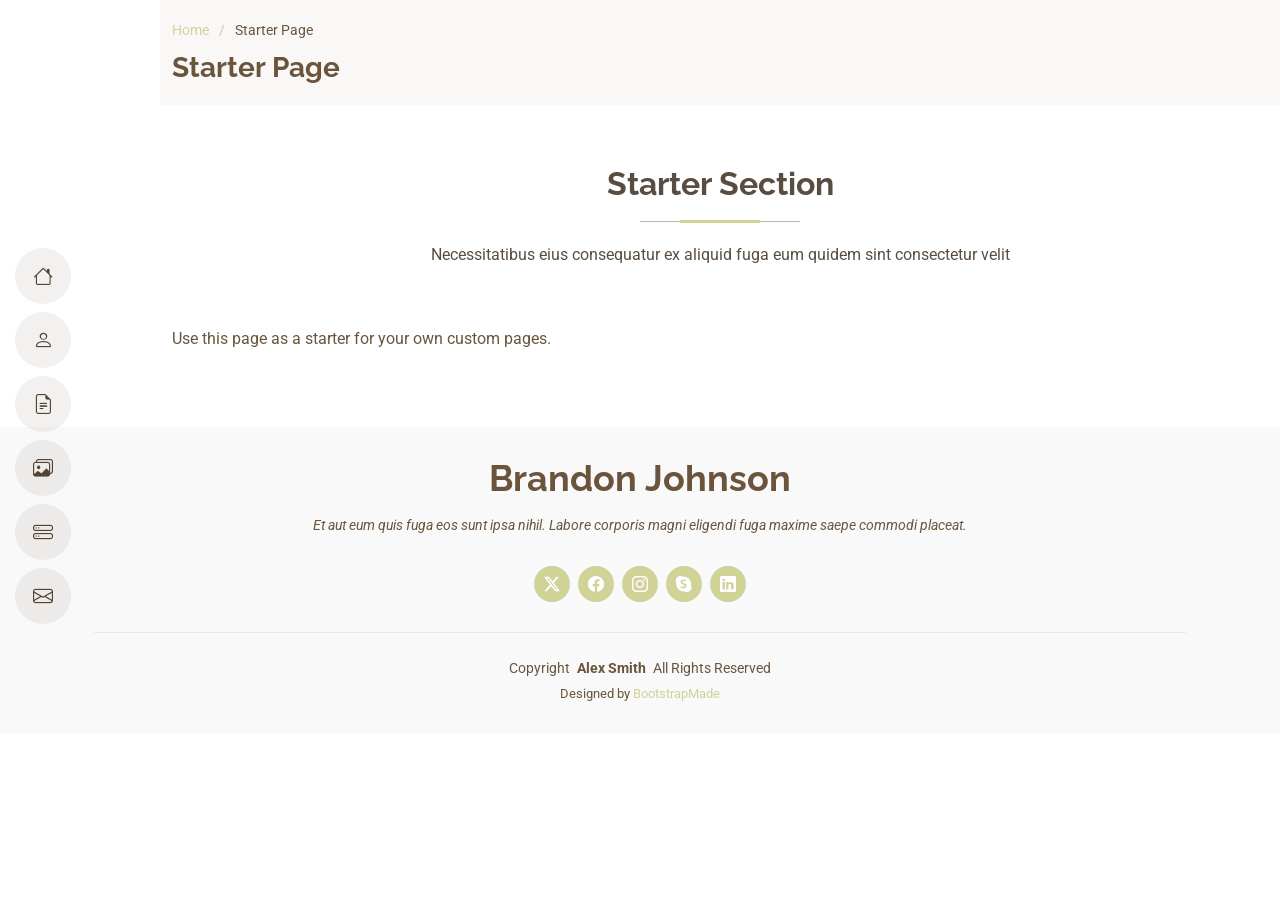
<file: starter-page.html>
<!DOCTYPE html>
<html lang="en">

<head>
  <meta charset="utf-8">
  <meta content="width=device-width, initial-scale=1.0" name="viewport">
  <title>Starter Page - MyResume Bootstrap Template</title>
  <meta content="" name="description">
  <meta content="" name="keywords">

  <!-- Favicons -->
  <link href="assets/img/favicon.png" rel="icon">
  <link href="assets/img/apple-touch-icon.png" rel="apple-touch-icon">

  <!-- Fonts -->
  <link href="https://fonts.googleapis.com" rel="preconnect">
  <link href="https://fonts.gstatic.com" rel="preconnect" crossorigin>
  <link href="https://fonts.googleapis.com/css2?family=Roboto:ital,wght@0,100;0,300;0,400;0,500;0,700;0,900;1,100;1,300;1,400;1,500;1,700;1,900&family=Poppins:ital,wght@0,100;0,200;0,300;0,400;0,500;0,600;0,700;0,800;0,900;1,100;1,200;1,300;1,400;1,500;1,600;1,700;1,800;1,900&family=Raleway:ital,wght@0,100;0,200;0,300;0,400;0,500;0,600;0,700;0,800;0,900;1,100;1,200;1,300;1,400;1,500;1,600;1,700;1,800;1,900&display=swap" rel="stylesheet">

  <!-- Vendor CSS Files -->
  <link href="assets/vendor/bootstrap/css/bootstrap.min.css" rel="stylesheet">
  <link href="assets/vendor/bootstrap-icons/bootstrap-icons.css" rel="stylesheet">
  <link href="assets/vendor/aos/aos.css" rel="stylesheet">
  <link href="assets/vendor/glightbox/css/glightbox.min.css" rel="stylesheet">
  <link href="assets/vendor/swiper/swiper-bundle.min.css" rel="stylesheet">

  <!-- Main CSS File -->
  <link href="assets/css/main.css" rel="stylesheet">

  <!-- =======================================================
  * Template Name: MyResume
  * Template URL: https://bootstrapmade.com/free-html-bootstrap-template-my-resume/
  * Updated: Jun 29 2024 with Bootstrap v5.3.3
  * Author: BootstrapMade.com
  * License: https://bootstrapmade.com/license/
  ======================================================== -->
</head>

<body class="starter-page-page">

  <header id="header" class="header d-flex flex-column justify-content-center">

    <i class="header-toggle d-xl-none bi bi-list"></i>

    <nav id="navmenu" class="navmenu">
      <ul>
        <li><a href="#hero"><i class="bi bi-house navicon"></i><span>Home</span></a></li>
        <li><a href="#about"><i class="bi bi-person navicon"></i><span>About</span></a></li>
        <li><a href="#resume"><i class="bi bi-file-earmark-text navicon"></i><span>Resume</span></a></li>
        <li><a href="#portfolio"><i class="bi bi-images navicon"></i><span>Portfolio</span></a></li>
        <li><a href="#services"><i class="bi bi-hdd-stack navicon"></i><span>Services</span></a></li>
        <li><a href="#contact"><i class="bi bi-envelope navicon"></i><span>Contact</span></a></li>
      </ul>
    </nav>

  </header>

  <main class="main">

    <!-- Page Title -->
    <div class="page-title" data-aos="fade">
      <div class="container">
        <nav class="breadcrumbs">
          <ol>
            <li><a href="index.html">Home</a></li>
            <li class="current">Starter Page</li>
          </ol>
        </nav>
        <h1>Starter Page</h1>
      </div>
    </div><!-- End Page Title -->

    <!-- Starter Section Section -->
    <section id="starter-section" class="starter-section section">

      <!-- Section Title -->
      <div class="container section-title" data-aos="fade-up">
        <h2>Starter Section</h2>
        <p>Necessitatibus eius consequatur ex aliquid fuga eum quidem sint consectetur velit</p>
      </div><!-- End Section Title -->

      <div class="container" data-aos="fade-up">
        <p>Use this page as a starter for your own custom pages.</p>
      </div>

    </section><!-- /Starter Section Section -->

  </main>

  <footer id="footer" class="footer position-relative light-background">
    <div class="container">
      <h3 class="sitename">Brandon Johnson</h3>
      <p>Et aut eum quis fuga eos sunt ipsa nihil. Labore corporis magni eligendi fuga maxime saepe commodi placeat.</p>
      <div class="social-links d-flex justify-content-center">
        <a href=""><i class="bi bi-twitter-x"></i></a>
        <a href=""><i class="bi bi-facebook"></i></a>
        <a href=""><i class="bi bi-instagram"></i></a>
        <a href=""><i class="bi bi-skype"></i></a>
        <a href=""><i class="bi bi-linkedin"></i></a>
      </div>
      <div class="container">
        <div class="copyright">
          <span>Copyright</span> <strong class="px-1 sitename">Alex Smith</strong> <span>All Rights Reserved</span>
        </div>
        <div class="credits">
          <!-- All the links in the footer should remain intact. -->
          <!-- You can delete the links only if you've purchased the pro version. -->
          <!-- Licensing information: https://bootstrapmade.com/license/ -->
          <!-- Purchase the pro version with working PHP/AJAX contact form: [buy-url] -->
          Designed by <a href="https://bootstrapmade.com/">BootstrapMade</a>
        </div>
      </div>
    </div>
  </footer>

  <!-- Scroll Top -->
  <a href="#" id="scroll-top" class="scroll-top d-flex align-items-center justify-content-center"><i class="bi bi-arrow-up-short"></i></a>

  <!-- Preloader -->
  <div id="preloader"></div>

  <!-- Vendor JS Files -->
  <script src="assets/vendor/bootstrap/js/bootstrap.bundle.min.js"></script>
  <script src="assets/vendor/php-email-form/validate.js"></script>
  <script src="assets/vendor/aos/aos.js"></script>
  <script src="assets/vendor/typed.js/typed.umd.js"></script>
  <script src="assets/vendor/purecounter/purecounter_vanilla.js"></script>
  <script src="assets/vendor/waypoints/noframework.waypoints.js"></script>
  <script src="assets/vendor/glightbox/js/glightbox.min.js"></script>
  <script src="assets/vendor/imagesloaded/imagesloaded.pkgd.min.js"></script>
  <script src="assets/vendor/isotope-layout/isotope.pkgd.min.js"></script>
  <script src="assets/vendor/swiper/swiper-bundle.min.js"></script>

  <!-- Main JS File -->
  <script src="assets/js/main.js"></script>

</body>

</html>
</file>
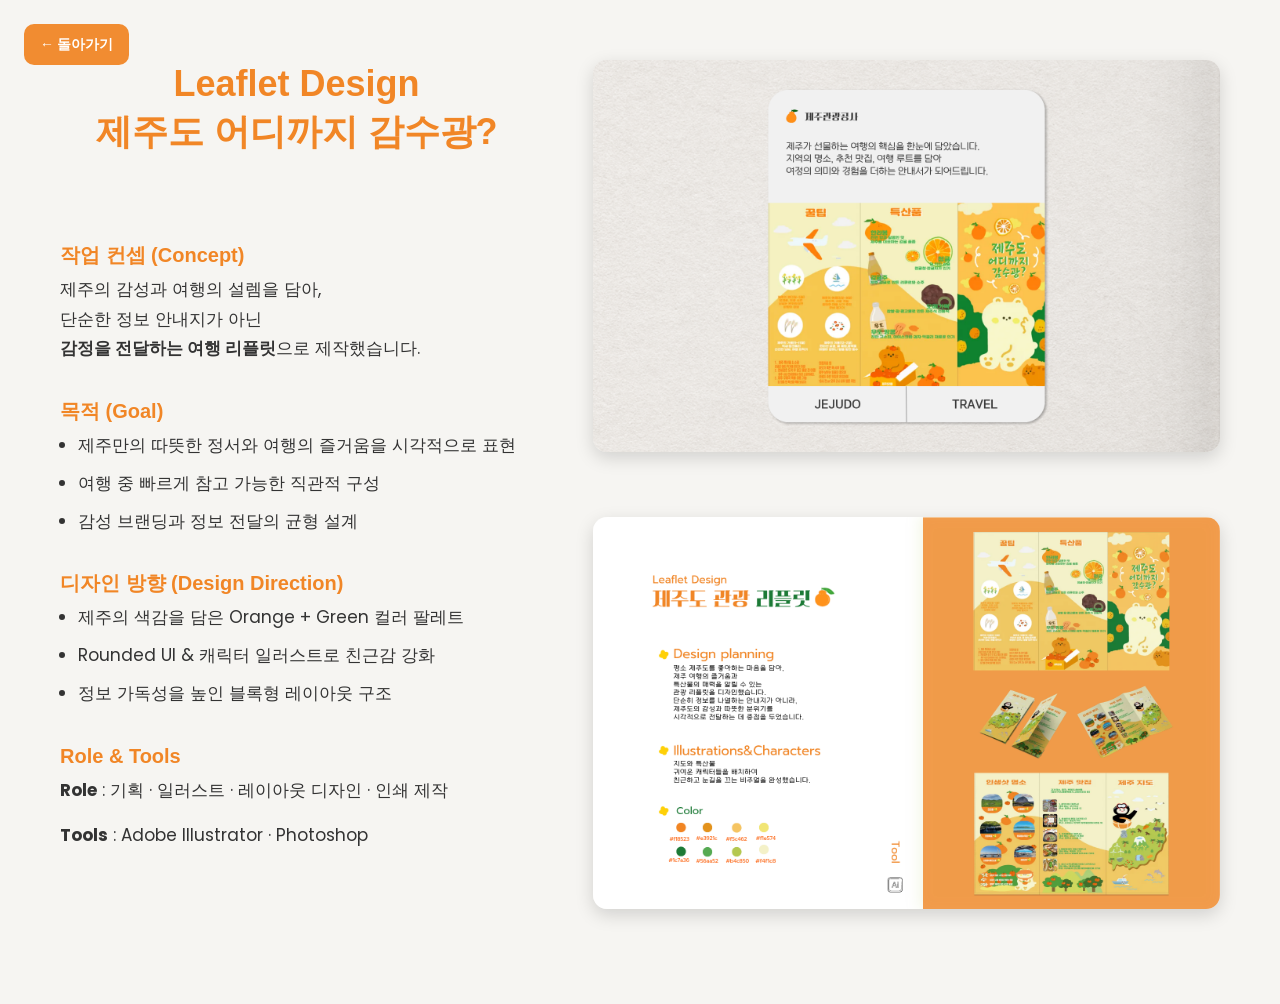
<file: 리플릿.html>
<!DOCTYPE html>
<html lang="ko">
<head>
  <meta charset="UTF-8">
  <title>Leaflet Design - 제주도 어디까지 감수광?</title>
  <meta name="viewport" content="width=device-width, initial-scale=1.0">

  <!-- Fonts -->
  <link href="https://fonts.googleapis.com/css2?family=Poppins:wght@300;400;500;600;700&display=swap" rel="stylesheet">

  <!-- Vendor & Main CSS -->
  <link href="assets/vendor/bootstrap/css/bootstrap.min.css" rel="stylesheet">
  <link href="assets/vendor/bootstrap-icons/bootstrap-icons.css" rel="stylesheet">
  <link href="assets/css/main.css" rel="stylesheet">

  <style>
    body {
      background-color: #F6F5F2;
      font-family: 'Poppins', sans-serif;
    }

    .detail-container {
      max-width: 1240px;
      margin: 0 auto;
      padding: 60px 40px;
      display: flex;
      gap: 60px;
      align-items: flex-start;
    }

    .left-info {
      width: 43%;
    }

    .left-info h1 {
      font-size: 36px;
      font-weight: 700;
      color: #f18626;
      margin-bottom: 28px;
      line-height: 1.33;
    }

    .left-info h3 {
      margin-top: 35px;
      font-size: 20px;
      font-weight: 600;
      color: #f18626;
    }

    .left-info p,
    .left-info li {
      font-size: 17px;
      line-height: 1.75;
      margin-top: 8px;
      color: #333;
    }

    .left-info ul { margin-top: 6px; padding-left: 18px; }

    .right-images {
      width: 57%;
      display: flex;
      flex-direction: column;
      gap: 30px;
      align-items: center;
    }

    .right-images img {
      width: 100%;
      max-width: 1200px;
      height: auto;              /* 원본 비율 유지 */
      object-fit: contain;       /* 잘림 방지 */
      border-radius: 14px;
      box-shadow: 0 6px 18px rgba(0,0,0,0.15);
    }

    .btn-back {
      position: fixed;
      top: 24px;
      left: 24px;
      background: #f18626;
      padding: 10px 16px;
      border-radius: 10px;
      font-size: 14px;
      font-weight: 600;
      text-decoration: none;
      color: #fff;
      z-index: 20;
    }

    /* 반응형 */
    @media (max-width: 992px) {
      .detail-container {
        flex-direction: column;
      }
      .left-info, .right-images {
        width: 100%;
      }
    }

    @media (max-width: 768px) {
      .detail-container {
        padding: 30px 20px;
      }
      .left-info h1 {
        font-size: 28px;
      }
    }
  </style>
</head>

<body>

<a href="./index.html#portfolio" class="btn-back">← 돌아가기</a>

<div class="detail-container">

  <!-- LEFT INFO -->
  <div class="left-info">
    <h1>Leaflet Design <br>제주도 어디까지 감수광?</h1>
    <br>
    <h3>작업 컨셉 (Concept)</h3>
    <p>
      제주의 감성과 여행의 설렘을 담아,<br>
      단순한 정보 안내지가 아닌 <br><strong>감정을 전달하는 여행 리플릿</strong>으로 제작했습니다.
    </p>

    <h3>목적 (Goal)</h3>
    <ul>
      <li>제주만의 따뜻한 정서와 여행의 즐거움을 시각적으로 표현</li>
      <li>여행 중 빠르게 참고 가능한 직관적 구성</li>
      <li>감성 브랜딩과 정보 전달의 균형 설계</li>
    </ul>

    <h3>디자인 방향 (Design Direction)</h3>
    <ul>
      <li>제주의 색감을 담은 Orange + Green 컬러 팔레트</li>
      <li>Rounded UI & 캐릭터 일러스트로 친근감 강화</li>
      <li>정보 가독성을 높인 블록형 레이아웃 구조</li>
    </ul>

    <h3>Role & Tools</h3>
    <p><strong>Role</strong> : 기획 · 일러스트 · 레이아웃 디자인 · 인쇄 제작</p>
    <p><strong>Tools</strong> : Adobe Illustrator · Photoshop</p>
  </div>

  <!-- RIGHT IMAGES -->
  <div class="right-images">
    <img src="./assets/img/리플릿/리플릿 썸넬1600.png" alt="리플릿 썸네일 이미지">
    <img src="./assets/img/리플릿/리플릿 상페1600.png" alt="리플릿 최종 이미지">
  </div>

</div>

</body>
</html>
</file>
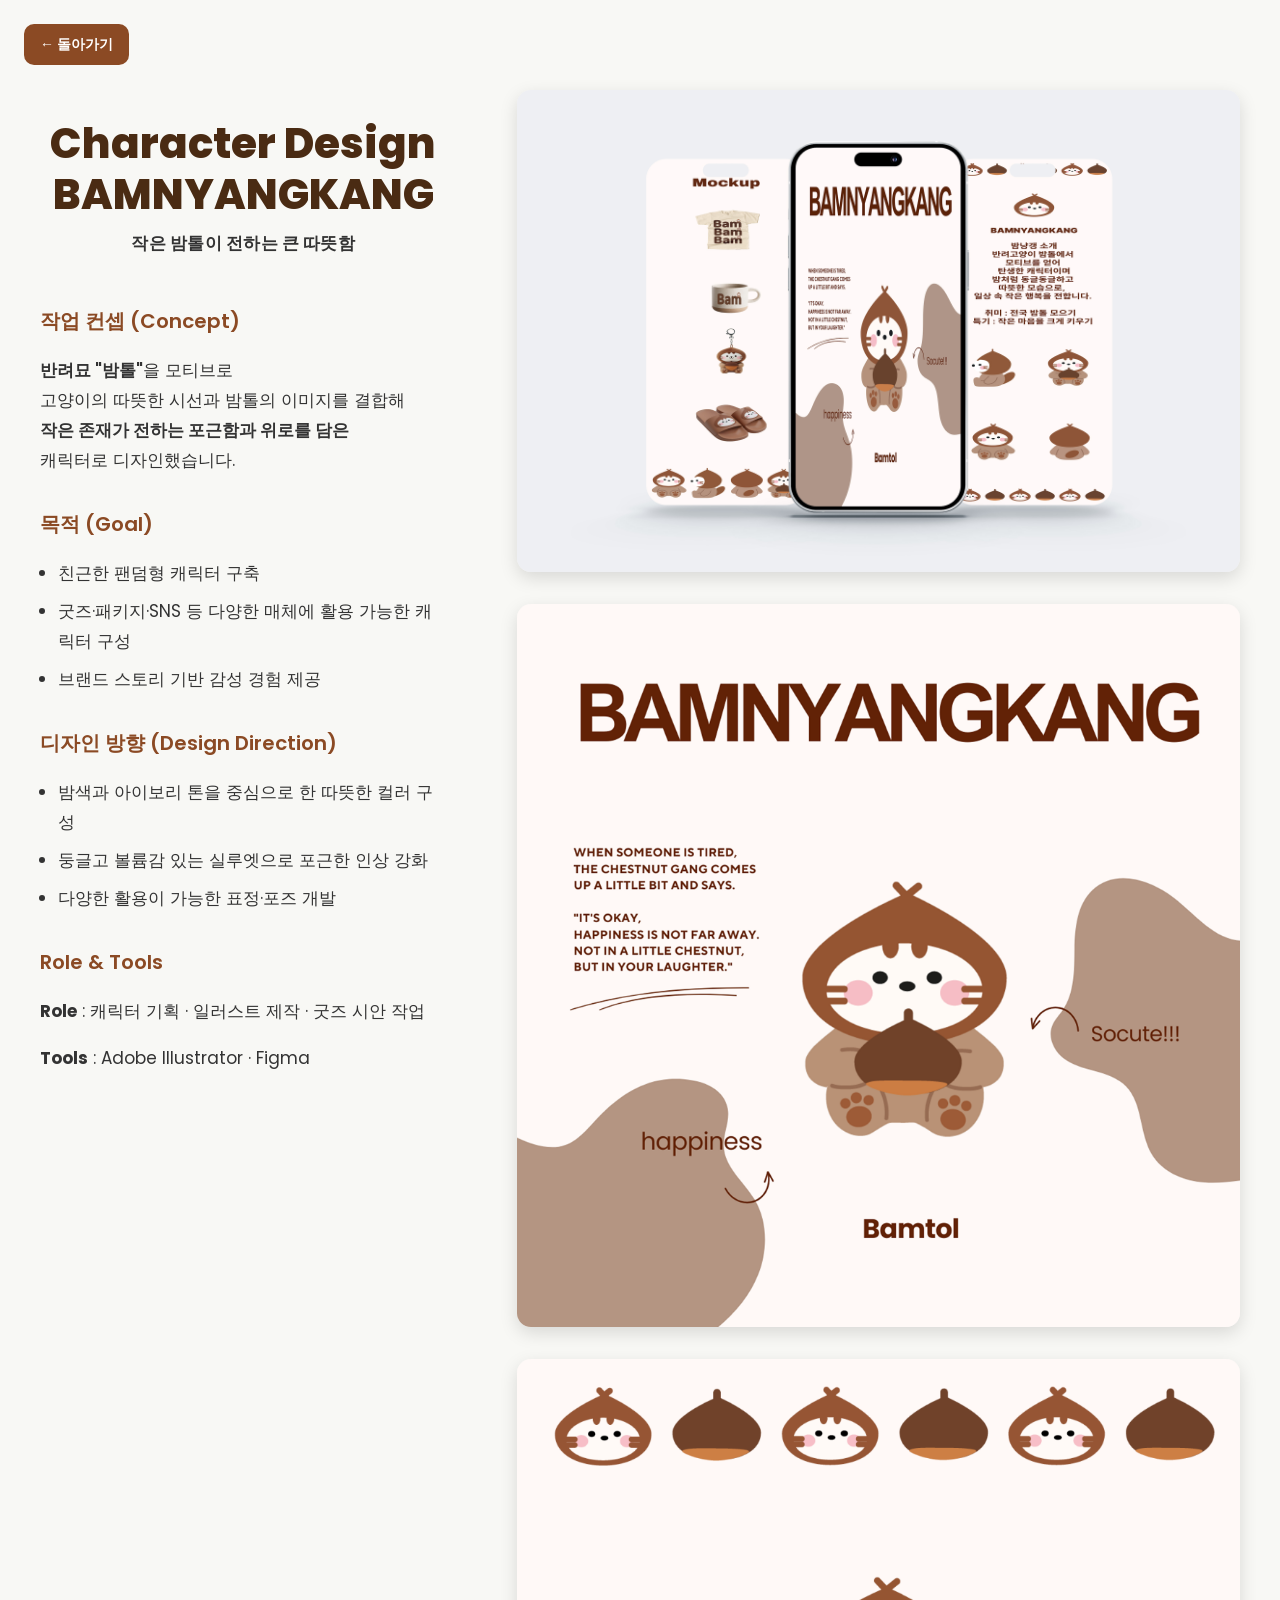
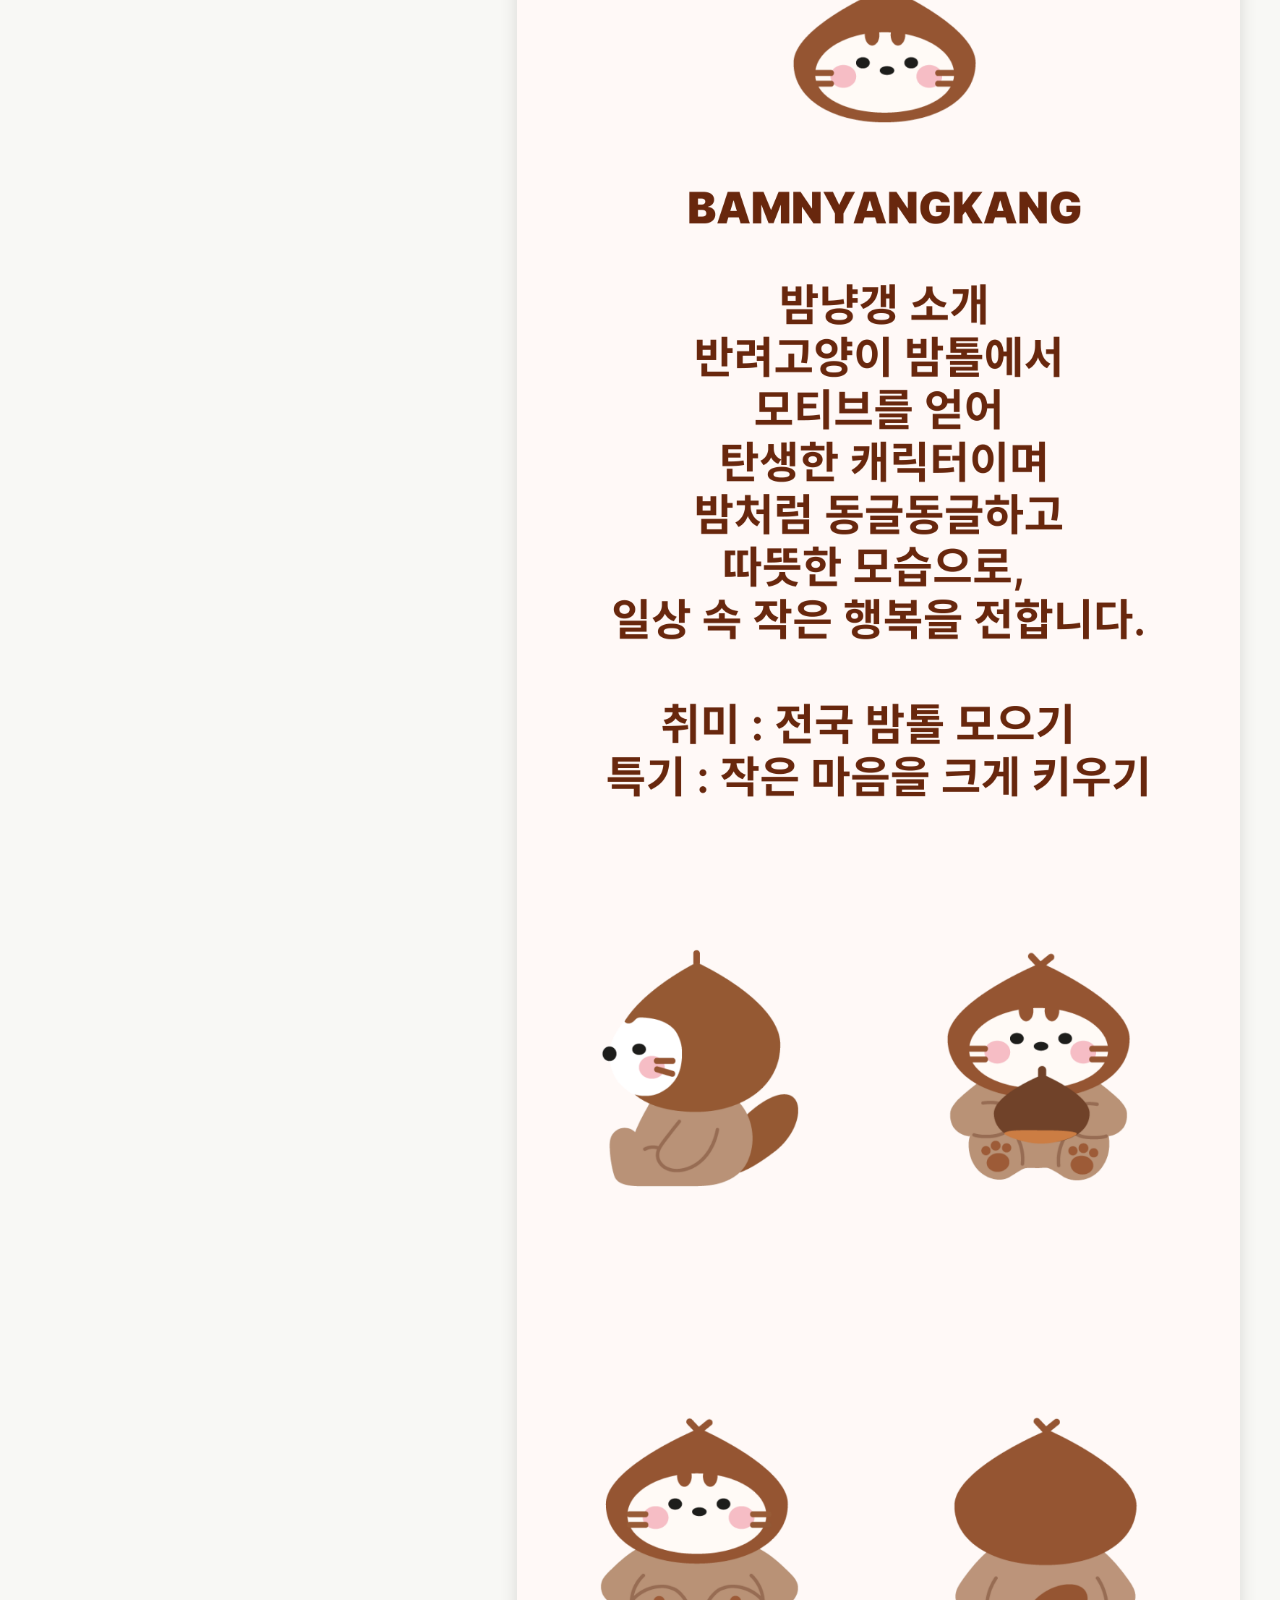
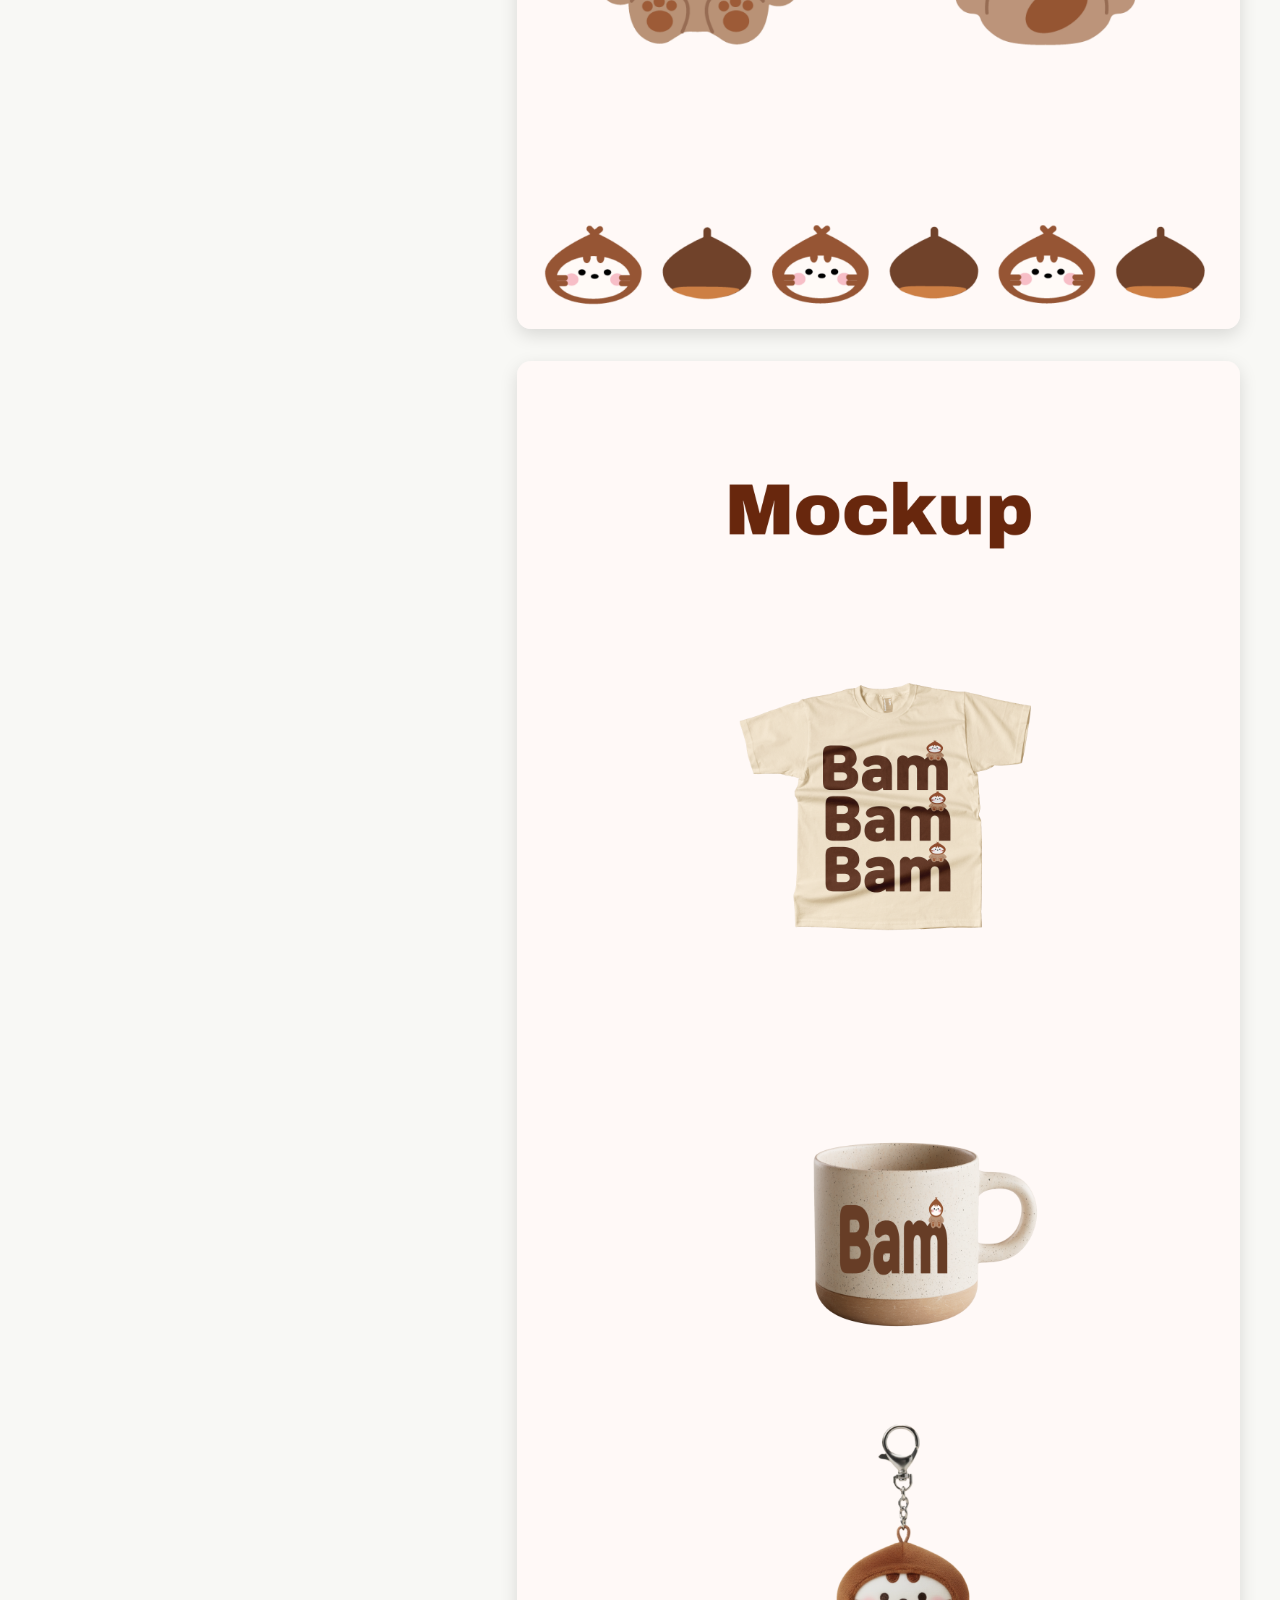
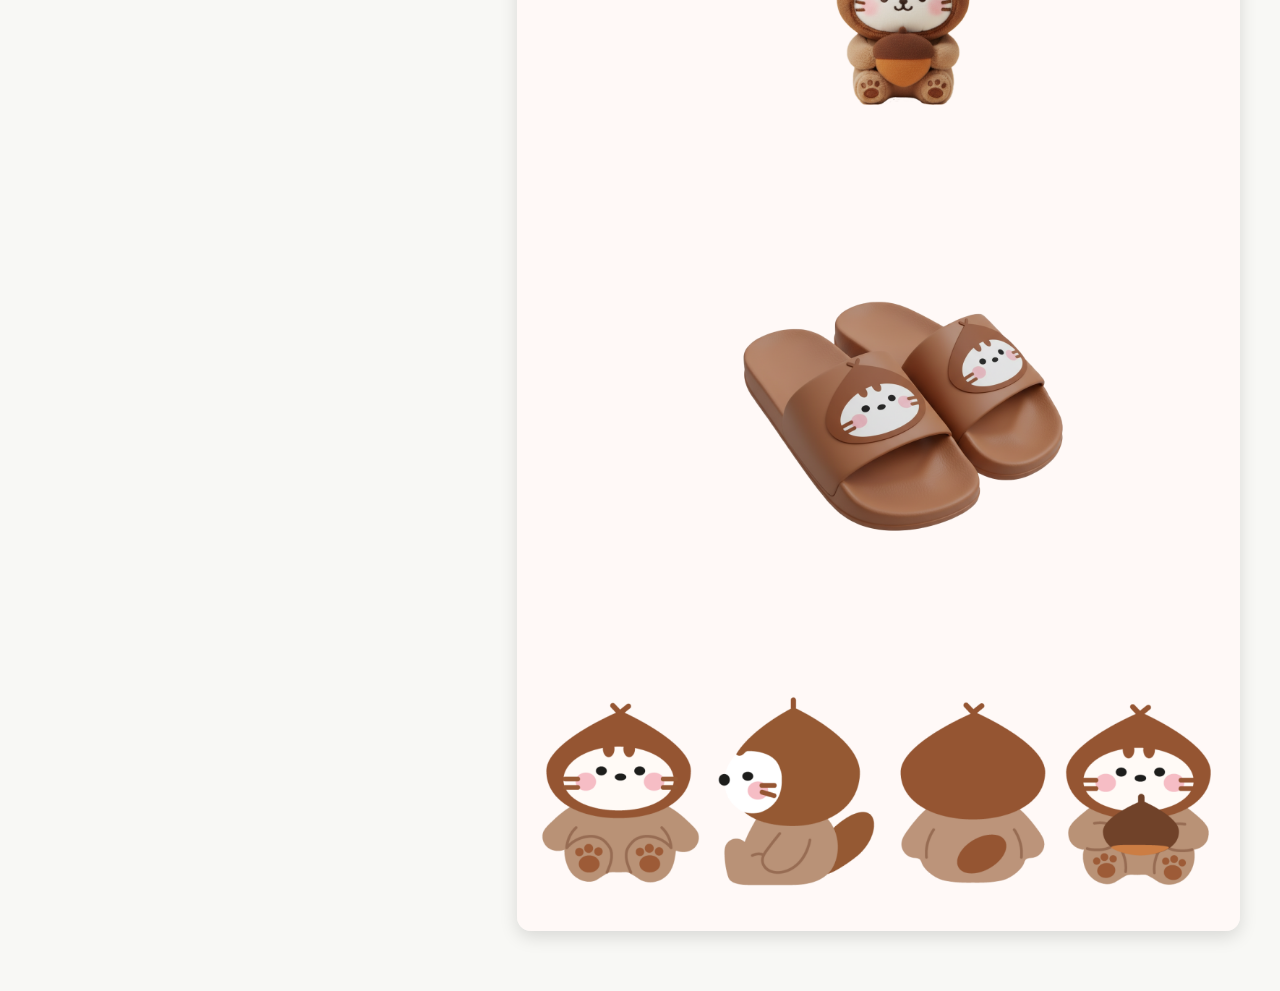
<file: 밤냥갱-portfolio-details.html>
<!DOCTYPE html>
<html lang="ko">
<head>
  <meta charset="UTF-8">
  <meta name="viewport" content="width=device-width, initial-scale=1.0">
  <title>Character Design - BAMNYANGKANG</title>

  <!-- Fonts -->
  <link href="https://fonts.googleapis.com/css2?family=Poppins:wght@300;400;500;600;700;800&display=swap" rel="stylesheet">

  <style>
    body {
      margin: 0;
      padding: 0;
      background: #F8F8F5;
      font-family: "Poppins", sans-serif;
      color: #68270D;
    }

    .btn-back {
      position: fixed;
      top: 24px;
      left: 24px;
      background: #8B4A24;
      color: white;
      padding: 10px 16px;
      border-radius: 10px;
      font-size: 14px;
      font-weight: 600;
      text-decoration: none;
      z-index: 100;
    }

    .detail-container {
      max-width: 1240px;
      margin: 0 auto;
      padding: 90px 40px 60px;
      display: flex;
      gap: 70px;
      align-items: flex-start;
    }

    /* LEFT TEXT */
    .left-info {
      width: 36%;
      text-align: left;
    }

    .left-info h1 {
      font-size: 42px;
      font-weight: 800;
      text-align: center;
      margin-bottom: 4px;
      line-height: 1.22;
      color: #4A2B13;
      animation: fadeInDown 0.9s ease forwards;
    }

    .slogan {
      font-family: "Poppins", sans-serif;
      font-size: 32px;
      font-weight: 800;
      text-align: center;
      color: #8B4A24;
      letter-spacing: 0.5px;
      margin: 14px 0 48px;
      opacity: 0;
      animation: fadeInUp 0.9s ease 0.25s forwards;
    }

    .left-info h3 {
      margin-top: 34px;
      font-size: 20px;
      font-weight: 600;
      color: #8B4A24;
    }

    .left-info p,
    .left-info li {
      font-size: 17px;
      line-height: 1.75;
      color: #333;
      margin-top: 8px;
    }

    .left-info ul {
      padding-left: 18px;
      list-style-position: outside;
      margin-top: 10px;
    }

    /* RIGHT IMAGES */
    .right-images {
      width: 64%;
      display: flex;
      flex-direction: column;
      gap: 32px;
      align-items: center;
    }

    .right-images img {
      width: 100%;
      max-width: 1200px;
      border-radius: 14px;
      box-shadow: 0 6px 18px rgba(0,0,0,0.13);
    }

    /* ANIMATIONS */
    @keyframes fadeInDown {
      from { opacity: 0; transform: translateY(-20px); }
      to { opacity: 1; transform: translateY(0); }
    }

    @keyframes fadeInUp {
      from { opacity: 0; transform: translateY(20px); }
      to { opacity: 1; transform: translateY(0); }
    }

    @media (max-width: 992px) {
      .detail-container {
        flex-direction: column;
        padding: 30px 20px;
      }
      .left-info,
      .right-images {
        width: 100%;
      }
      .left-info h1,
      .slogan {
        text-align: center;
      }
    }
  </style>
</head>

<body>

<a href="./index.html#portfolio" class="btn-back">← 돌아가기</a>

<div class="detail-container">
  <!-- LEFT -->
  <div class="left-info">
    <h1>Character Design<br>BAMNYANGKANG</h1>
    <p class="slogan">작은 밤톨이 전하는 큰 따뜻함</p>

    <h3>작업 컨셉 (Concept)</h3>
    <p>
       <strong>반려묘 "밤톨"</strong>을 모티브로 <br>고양이의 따뜻한 시선과 밤톨의 이미지를 결합해<br>
      <strong>작은 존재가 전하는 포근함과 위로를 담은</strong>
      <br>캐릭터로 디자인했습니다.
    </p>

    <h3>목적 (Goal)</h3>
    <ul>
      <li>친근한 팬덤형 캐릭터 구축</li>
      <li>굿즈·패키지·SNS 등 다양한 매체에 활용 가능한 캐릭터 구성</li>
      <li>브랜드 스토리 기반 감성 경험 제공</li>
    </ul>

    <h3>디자인 방향 (Design Direction)</h3>
    <ul>
      <li>밤색과 아이보리 톤을 중심으로 한 따뜻한 컬러 구성</li>
      <li>둥글고 볼륨감 있는 실루엣으로 포근한 인상 강화</li>
      <li>다양한 활용이 가능한 표정·포즈 개발</li>
    </ul>

    <h3>Role & Tools</h3>
    <p><strong>Role</strong> : 캐릭터 기획 · 일러스트 제작 · 굿즈 시안 작업</p>
    <p><strong>Tools</strong> : Adobe Illustrator · Figma</p>
  </div>

  <!-- RIGHT -->
  <div class="right-images">
    <img src="./assets/img/밤냥갱/밤냥갱-아이폰3화면.jpg" alt="Bamnyangkang Detail">
    <img src="./assets/img/밤냥갱/@_bamnyangkang 3.png" alt="Bamnyangkang Main">
    <img src="./assets/img/밤냥갱/밤냥갱레이아웃1.png" alt="Bamnyangkang Detail">
    <img src="./assets/img/밤냥갱/밤냥갱레이아웃2.png" alt="Bamnyangkang Detail">
  </div>
</div>

</body>
</html>
</file>
<file: assets/css/main.css>
@import url('https://fonts.googleapis.com/css2?family=Roboto+Mono:ital,wght@0,100..700;1,100..700&display=swap');

@import url('https://fonts.googleapis.com/css2?family=Alfa+Slab+One&family=Roboto+Mono:ital,wght@0,100..700;1,100..700&display=swap');


.roboto-mono-min1 {
  font-family: "Roboto Mono", monospace;
  font-optical-sizing: auto;
  font-weight: 400;
  font-style: normal;
}


.alfa-slab-one-min2 {
  font-family: "Alfa Slab One", serif;
  font-weight: 400;
  font-style: normal;
}

.bb{
  font-size: 30px !important;
  position: absolute;
  top: 15px;
  right: 15px;
}


/* Fonts */
:root {
  --default-font: "Roboto",  system-ui, -apple-system, "Segoe UI", Roboto, "Helvetica Neue", Arial, "Noto Sans", "Liberation Sans", sans-serif, "Apple Color Emoji", "Segoe UI Emoji", "Segoe UI Symbol", "Noto Color Emoji";
  --heading-font: "Raleway",  sans-serif;
  --nav-font: "Poppins",  sans-serif;
}

/* Global Colors - The following color variables are used throughout the website. Updating them here will change the color scheme of the entire website */
:root { 
  --background-color: #ffffff; /* Background color for the entire website, including individual sections */
  --default-color: #6a543c; /* 메인 im 글자 컬러 Default color used for the majority of the text content across the entire website */
  --heading-color: #6a543c; /* 메인 민정 글자 컬러  Color for headings, subheadings and title throughout the website */
  --accent-color: #d0d298; /* 메인 im 밑줄 컬러 Accent color that represents your brand on the website. It's used for buttons, links, and other elements that need to stand out */
  --surface-color: #ffffff; /* 서비스 콘솔박스 색상The surface color is used as a background of boxed elements within sections, such as cards, icon boxes, or other elements that require a visual separation from the global background. */
  --contrast-color: #ffffff; /* 메인 좌측 콘솔 호버시 글자 색상Contrast color for text, ensuring readability against backgrounds of accent, heading, or default colors. */
}

/* Nav Menu Colors - The following color variables are used specifically for the navigation menu. They are separate from the global colors to allow for more customization options */
:root {
  --nav-color: #534333;  /* The default color of the main navmenu links #ffae34; */ 
  --nav-hover-color: #d0d298; /* Applied to main navmenu links when they are hovered over or active */
  --nav-mobile-background-color: #d0d298; /* Used as the background color for mobile navigation menu */
  --nav-dropdown-background-color: #534333; /* Used as the background color for dropdown items that appear when hovering over primary navigation items */
  --nav-dropdown-color: #534333; /* Used for navigation links of the dropdown items in the navigation menu. */
  --nav-dropdown-hover-color: #534333; /* Similar to --nav-hover-color, this color is applied to dropdown navigation links when they are hovered over. */
}

/* Color Presets - These classes override global colors when applied to any section or element, providing reuse of the sam color scheme. */

.light-background {
  --background-color: #f9f9f9;
  --surface-color: #d0d298;
}

.dark-background {
  --background-color: #f5e4d3;
  --default-color: #ffffff;
  --heading-color: #ffffff;
  --surface-color: #252525;
  --contrast-color: #ffffff;
}

/* Smooth scroll */
:root {
  scroll-behavior: smooth;
}

/* 툴 아이콘 */

tools-section {
  text-align: center;
  margin-top: 10px;
  margin-bottom: 40px;
}

.tools-icons {
  display: inline-flex;
  justify-content: center;
  align-items: center;
}

.tools-icons img {
  width: 40px;   /* 정사각 비율 유지 */
  height: 40px;
  object-fit: contain;       /* 비율 깨짐 방지 */
  margin: 0 8px;
  display: inline-block;
  filter: drop-shadow(0px 1px 1px rgba(0,0,0,0.1));
}

/* 모바일 */
@media (max-width: 800px) {
  .tools-icons img {
    width: 32px;
    height: 32px;
  }
}



/*--------------------------------------------------------------
# General Styling & Shared Classes
--------------------------------------------------------------*/
body {
  color: var(--default-color);
  background-color: var(--background-color);
  font-family: var(--default-font);
}

a {
  color: var(--accent-color);
  text-decoration: none;
  transition: 0.3s;
}

a:hover {
  color: color-mix(in srgb, var(--accent-color), transparent 25%);
  text-decoration: none;
}

h1,
h2,
h3,
h4,
h5,
h6 {
  color: var(--heading-color);
  font-family: var(--heading-font);
}



/*--------------------------------------------------------------
# Global Header
--------------------------------------------------------------*/
.header {
  color: var(--default-color);
  position: fixed;
  top: 0;
  left: 0;
  bottom: 0;
  padding: 0 15px;
  transition: all ease-in-out 0.3s;
  overflow-y: auto;
  z-index: 997;
  min-width: 200px;
}

@media (max-width: 1199px) {
  .header {
    background-color: var(--background-color);
    border-right: 1px solid color-mix(in srgb, var(--default-color), transparent 90%);
    width: 300px;
    left: -100%;
  }
}

@media (min-width: 1200px) and (max-width: 1600px) {
  .header~main {
    margin-left: 160px;
  }

  .header~main .hero {
    margin-left: -160px;
    width: 100vw;
  }
}

.header.header-show {
  left: 0;
}

.header .header-toggle {
  color: var(--contrast-color);
  background-color: var(--accent-color);
  font-size: 22px;
  display: flex;
  align-items: center;
  justify-content: center;
  width: 40px;
  height: 40px;
  border-radius: 50%;
  cursor: pointer;
  position: fixed;
  top: 15px;
  right: 15px;
  z-index: 9999;
  transition: background-color 0.3s;
}

.header .header-toggle:hover {
  color: var(--contrast-color);
  background-color: color-mix(in srgb, var(--accent-color) 90%, white 15%);
}

/*--------------------------------------------------------------
# Navigation Menu
--------------------------------------------------------------*/
.navmenu {
  padding: 0;
  z-index: 9997;
}

.navmenu ul {
  list-style: none;
  padding: 0 0 20px 0;
  margin: 0;
  width: 140px;
}

.navmenu a,
.navmenu a:focus {
  color: var(--nav-color);
  font-family: var(--nav-font);
  display: flex;
  align-items: center;
  padding: 10px 18px;
  margin-bottom: 8px;
  font-size: 15px;
  border-radius: 50px;
  background: color-mix(in srgb, var(--default-color), transparent 92%);
  height: 56px;
  width: 100%;
  overflow: hidden;
  transition: 0.3s;
}

.navmenu a i,
.navmenu a:focus i {
  font-size: 20px;
}

.navmenu a span,
.navmenu a:focus span {
  padding: 0 5px 0 7px;
}

@media (min-width: 992px) {

  .navmenu a,
  .navmenu a:focus {
    max-width: 56px;
  }

  .navmenu a span,
  .navmenu a:focus span {
    display: none;
  }
}

.navmenu a:hover,
.navmenu .active,
.navmenu .active:focus,
.navmenu li:hover>a {
  color: var(--contrast-color);
  background: var(--nav-hover-color);
}

.navmenu a:hover,
.navmenu li:hover>a {
  max-width: 100%;
  color: var(--contrast-color);
}

.navmenu a:hover span,
.navmenu li:hover>a span {
  display: block;
}

/*--------------------------------------------------------------
# Global Footer
--------------------------------------------------------------*/
.footer {
  color: var(--default-color);
  background-color: var(--background-color);
  font-size: 14px;
  text-align: center;
  padding: 30px 0;
  position: relative;
}

.footer h3 {
  font-size: 36px;
  font-weight: 700;
  position: relative;
  padding: 0;
  margin: 0 0 15px 0;
}

.footer p {
  font-size: 15;
  font-style: italic;
  padding: 0;
  margin: 0 0 30px 0;
}

.footer .social-links {
  margin: 0 0 30px 0;
}

.footer .social-links a {
  font-size: 16px;
  display: flex;
  align-items: center;
  justify-content: center;
  background: var(--accent-color);
  color: var(--contrast-color);
  line-height: 1;
  margin: 0 4px;
  border-radius: 50%;
  text-align: center;
  width: 36px;
  height: 36px;
  transition: 0.3s;
}

.footer .social-links a:hover {
  background: color-mix(in srgb, var(--accent-color), transparent 20%);
  text-decoration: none;
}

.footer .copyright {
  padding-top: 25px;
  border-top: 1px solid color-mix(in srgb, var(--default-color), transparent 90%);
}

.footer .credits {
  font-size: 13px;
  padding-top: 5px;
}

/*--------------------------------------------------------------
# Preloader
--------------------------------------------------------------*/
#preloader {
  position: fixed;
  inset: 0;
  z-index: 999999;
  overflow: hidden;
  background: var(--background-color);
  transition: all 0.6s ease-out;
}

#preloader:before {
  content: "";
  position: fixed;
  top: calc(50% - 30px);
  left: calc(50% - 30px);
  border: 6px solid #ffffff;
  border-color: var(--accent-color) transparent var(--accent-color) transparent;
  border-radius: 50%;
  width: 60px;
  height: 60px;
  animation: animate-preloader 1.5s linear infinite;
}

@keyframes animate-preloader {
  0% {
    transform: rotate(0deg);
  }

  100% {
    transform: rotate(360deg);
  }
}

/*--------------------------------------------------------------
# Scroll Top Button
--------------------------------------------------------------*/
.scroll-top {
  position: fixed;
  visibility: hidden;
  opacity: 0;
  right: 15px;
  bottom: -15px;
  z-index: 99999;
  background-color: var(--accent-color);
  width: 44px;
  height: 44px;
  border-radius: 50px;
  transition: all 0.4s;
}

.scroll-top i {
  font-size: 24px;
  color: var(--contrast-color);
  line-height: 0;
}

.scroll-top:hover {
  background-color: color-mix(in srgb, var(--accent-color), transparent 20%);
  color: var(--contrast-color);
}

.scroll-top.active {
  visibility: visible;
  opacity: 1;
  bottom: 15px;
}

/*--------------------------------------------------------------
# Disable aos animation delay on mobile devices
--------------------------------------------------------------*/
@media screen and (max-width: 768px) {
  [data-aos-delay] {
    transition-delay: 0 !important;
  }
}

/*--------------------------------------------------------------
# Global Page Titles & Breadcrumbs
--------------------------------------------------------------*/
.page-title {
  --background-color: color-mix(in srgb, var(--default-color), transparent 96%);
  color: var(--default-color);
  background-color: var(--background-color);
  padding: 20px 0;
  position: relative;
}

.page-title h1 {
  font-size: 28px;
  font-weight: 700;
  margin: 0;
}

.page-title .breadcrumbs ol {
  display: flex;
  flex-wrap: wrap;
  list-style: none;
  padding: 0 0 10px 0;
  margin: 0;
  font-size: 14px;
  font-weight: 400;
}

.page-title .breadcrumbs ol li+li {
  padding-left: 10px;
}

.page-title .breadcrumbs ol li+li::before {
  content: "/";
  display: inline-block;
  padding-right: 10px;
  color: color-mix(in srgb, var(--default-color), transparent 70%);
}

/*--------------------------------------------------------------
# Global Sections
--------------------------------------------------------------*/
section,
.section {
  color: var(--default-color);
  background-color: var(--background-color);
  padding: 60px 0;
  overflow: clip;
}

/*--------------------------------------------------------------
# Global Section Titles
--------------------------------------------------------------*/
.section-title {
  text-align: center;
  padding-bottom: 60px;
  position: relative;
}

/* 제목 h2 컬러 추가 */
.section-title h2 {
  font-size: 32px;
  font-weight: 700;
  margin-bottom: 20px;
  padding-bottom: 20px;
  position: relative;
  color: #594d42; /* 웜 브라운 */
}

/* 제목 아래 얇은 라인 */
.section-title h2:before {
  content: "";
  position: absolute;
  display: block;
  width: 160px;
  height: 1px;
  background: color-mix(in srgb, #53483b, transparent 60%);
  left: 0;
  right: 0;
  bottom: 1px;
  margin: auto;
}

/* 포인트 컬러는 유지 (accent-color 그대로) */
.section-title h2::after {
  content: "";
  position: absolute;
  display: block;
  width: 80px;
  height: 3px;
  background: var(--accent-color);
  left: 0;
  right: 0;
  bottom: 0;
  margin: auto;
}

/* 설명 텍스트 컬러 추가 */
.section-title p {
  margin-bottom: 0;
  color: #594d42; /* 웜 브라운 */
}
/*--------------------------------------------------------------
# Hero Section 히어로섹션
--------------------------------------------------------------*/

.hero {
  width: 100%;
  min-height: 100vh;
  position: relative;
  padding: 80px 0;
  display: flex;
  align-items: center;
  justify-content: center;
}

.hero img {
  position: absolute;
  inset: 0;
  display: block;
  width: 100%;
  height: 100%;
  object-fit: cover;
  z-index: 1;
}

.hero:before {
  content: "";
  background: color-mix(in srgb, var(--background-color), transparent 100%);
  position: absolute;
  inset: 0;
  z-index: 2;
}

.hero .container {
  position: relative;
  z-index: 3;
}

.hero h2 {
  margin: 0;
  font-size: 64px;
  font-weight: 700;
}

.hero p {
  margin: 5px 0 0 0;
  font-size: 26px;
}

.hero p span {
  letter-spacing: 1px;
  border-bottom: 2px solid var(--accent-color);
}

.hero .social-links {
  margin-top: 25px;
}

.hero .social-links a {
  font-size: 20px;
  display: inline-block;
  color: color-mix(in srgb, var(--default-color), transparent 30%);
  line-height: 1;
  margin-right: 20px;
  transition: 0.3s;
}

.hero .social-links a:hover {
  color: var(--accent-color);
}

@media (max-width: 768px) {
  .hero h2 {
    font-size: 32px;
  }

  .hero p {
    font-size: 20px;
  }
}

/*--------------------------------------------------------------
# About Section
--------------------------------------------------------------*/
.about .content h2 {
  font-weight: 700;
  font-size: 24px;
}

.about .content p {
    color: #6b5f54
}
.about .content ul {
  list-style: none;
  padding: 0;
}


.about .content ul li {
  margin-bottom: 20px;
  display: flex;
  align-items: center;
}

.about .content ul strong {
  margin-right: 10px;
}

.about .content ul i {
  font-size: 16px;
  margin-right: 5px;
  color: var(--accent-color);
  line-height: 0;
}

.about-item,
.about-item * {
  color: #fd7e14 !important;
}


/*--------------------------------------------------------------
# Stats Section
--------------------------------------------------------------*/
.stats i {
  background-color: var(--accent-color);
  color: var(--contrast-color);
  width: 54px;
  height: 54px;
  font-size: 24px;
  border-radius: 50px;
  display: inline-flex;
  align-items: center;
  justify-content: center;
  position: relative;
  z-index: 1;
}

.stats .stats-item {
  margin-top: 10px;
  width: 100%;
  position: relative;
  text-align: center;
  z-index: 0;
}

.stats .stats-item span {
  font-size: 36px;
  display: block;
  font-weight: 700;
  color: color-mix(in srgb, var(--default-color), transparent 20%);
}

.stats .stats-item p {
  padding: 0;
  margin: 0;
  color: color-mix(in srgb, var(--default-color), transparent 50%);
  font-size: 16px;
}

/*--------------------------------------------------------------
# Skills Section
--------------------------------------------------------------*/
.skills .progress {
  height: 60px;
  display: block;
  background: none;
  border-radius: 0;
}

.skills .progress .skill {
  color: var(--heading-color);
  padding: 0;
  margin: 0 0 6px 0;
  text-transform: uppercase;
  display: block;
  font-weight: 600;
  font-family: var(--heading-font);
}

.skills .progress .skill .val {
  float: right;
  font-style: normal;
}

.skills .progress-bar-wrap {
  background: color-mix(in srgb, var(--default-color), transparent 90%);
  height: 10px;
}

.skills .progress-bar {
  width: 1px;
  height: 10px;
  transition: 0.9s;
  background-color: var(--accent-color);
}

/*--------------------------------------------------------------
# Resume Section
--------------------------------------------------------------*/
.resume .resume-title {
  color: var(--heading-color);
  font-size: 26px;
  font-weight: 700;
  margin-top: 20px;
  margin-bottom: 20px;
}

.resume .resume-item {
  padding: 0 0 20px 20px;
  margin-top: -2px;
  border-left: 2px solid var(--accent-color);
  position: relative;
}

.resume .resume-item h4 {
  line-height: 18px;
  font-size: 18px;
  font-weight: 600;
  text-transform: uppercase;
  color: color-mix(in srgb, var(--default-color), transparent 20%);
  margin-bottom: 10px;
}

.resume .resume-item h5 {
  font-size: 16px;
  padding: 5px 15px;
  display: inline-block;
  font-weight: 600;
  margin-bottom: 10px;
}

.resume .resume-item ul {
  padding-left: 20px;
}

.resume .resume-item ul li {
  padding-bottom: 10px;
}

.resume .resume-item:last-child {
  padding-bottom: 0;
}

.resume .resume-item::before {
  content: "";
  position: absolute;
  width: 16px;
  height: 16px;
  border-radius: 50px;
  left: -9px;
  top: 0;
  background: var(--background-color);
  border: 2px solid var(--accent-color);
}

/*--------------------------------------------------------------
# Portfolio Section
--------------------------------------------------------------*/

/* 포트폴리오 박스 높이 반응형 조절 */
.portfolio .portfolio-item {
  position: relative;
  height: 260px; /* 기존 300 → 축소 */
  overflow: hidden;
}

/* 이미지 크기 조정 */
.portfolio .portfolio-item img:not(video) {
  width: 100%;
  height: 100%;
  object-fit: cover;
  object-position: center center;
  display: block;
}

/* PC, 태블릿, 모바일 반응형 */
@media (max-width: 1200px) {
  .portfolio .portfolio-item {
    height: 220px;
  }
}

@media (max-width: 768px) {
  .portfolio .portfolio-item {
    height: 180px;
  }
}

@media (max-width: 575px) {
  .portfolio .portfolio-item {
    height: 150px;
  }
}

/* 필터 UI */
.portfolio .portfolio-filters {
  padding: 0;
  margin: 0 auto 20px auto;
  list-style: none;
  text-align: center;
}

.portfolio .portfolio-filters li {
  cursor: pointer;
  display: inline-block;
  padding: 8px 20px;
  margin: 0 4px 8px 4px;
  font-size: 15px;
  font-weight: 500;
  border-radius: 50px;
  transition: all 0.3s ease-in-out;
  font-family: var(--heading-font);
}

.portfolio .portfolio-filters li:hover,
.portfolio .portfolio-filters li.filter-active {
  color: var(--contrast-color);
  background-color: var(--accent-color);
}

/* hover info */
/* hover info */
.portfolio .portfolio-item .portfolio-info {
  opacity: 0;
  position: absolute;
  left: 12px;
  right: 12px;
  bottom: -100%;
  z-index: 3;
  transition: all ease-in-out 0.5s;

  background: rgba(255,255,255,0.90);  /* 밝은 반투명 */
  padding: 18px 22px;
  border-radius: 12px;
  color: #6a543c;
}

.portfolio .portfolio-item:hover .portfolio-info {
  opacity: 1;
  bottom: 0;
}

.portfolio .portfolio-item .portfolio-info h4,
.portfolio .portfolio-item .portfolio-info p {
  color: #6a543c;
  font-weight: 600;
  line-height: 1.55;
}

--------------
컨테이너 섹션

/* 공통 컨테이너 */
.detail-container {
  max-width: 960px;
  margin: 0 auto;
  padding: 80px 20px;
}

/* 제목 */
.detail-container h1 {
  font-size: 42px;
  font-weight: 700;
  text-align: center;
  margin-bottom: 15px;
}

/* 서브 텍스트 */
.detail-container p.sub-title {
  text-align: center;
  font-size: 18px;
  margin-bottom: 35px;
  line-height: 1.6;
  color: #444;
}

/* 툴 아이콘 영역 */
.tools-section {
  text-align: center;
  margin: 0 0 40px 0;
}

.tools-section h3 {
  font-size: 17px;
  font-weight: 600;
  margin-bottom: 12px;
  color: #000;
}

.tools-icons img {
  width: 36px;
  height: 36px;
  margin: 0 6px;
}

/* 이미지 기본 설정 */
.detail-container img {
  width: 100%;
  margin: 0 auto 35px auto;
  display: block;
  border-radius: 6px;
}

/* 갤러리 2단 구조 */
.gallery-2col {
  display: grid;
  grid-template-columns: 1fr 1fr;
  gap: 20px;
}

.gallery-3col {
  display: grid;
  grid-template-columns: repeat(3, 1fr);
  gap: 18px;
}

/* 모바일 반응형 */
@media (max-width: 768px) {
  .gallery-2col, .gallery-3col {
    grid-template-columns: 1fr;
  }
  .detail-container {
    padding: 60px 16px;
  }
  .detail-container h1 {
    font-size: 32px;
  }
}

/* 돌아가기 버튼 */
.btn-back {
  position: fixed;
  top: 20px;
  left: 20px;
  background: #000;
  color: #fff;
  padding: 10px 18px;
  border-radius: 10px;
  font-size: 15px;
  font-weight: 600;
  text-decoration: none;
  z-index: 1000;
  opacity: 0.95;
}

.btn-back:hover {
  opacity: 1;
}

@media (max-width: 900px) {
  .btn-back {
    top: 10px;
    left: 10px;
    padding: 8px 14px;
    font-size: 14px;
  }
}

/*--------------------------------------------------------------
# Services Section
--------------------------------------------------------------*/
.services .service-item {
  background-color: var(--surface-color);
  box-shadow: 0px 5px 90px 0px rgba(0, 0, 0, 0.1);
  height: 100%;
  padding: 60px 30px;
  text-align: center;
  transition: 0.3s;
  border-radius: 5px;
}

.services .service-item .icon {
  margin: 0 auto;
  width: 100px;
  height: 100px;
  display: flex;
  align-items: center;
  justify-content: center;
  transition: ease-in-out 0.3s;
  position: relative;
}

.services .service-item .icon i {
  font-size: 36px;
  transition: 0.5s;
  position: relative;
}

.services .service-item .icon svg {
  position: absolute;
  top: 0;
  left: 0;
}

.services .service-item .icon svg path {
  transition: 0.5s;
  fill: color-mix(in srgb, var(--default-color), transparent 95%);
}

.services .service-item h3 {
  font-weight: 700;
  margin: 10px 0 15px 0;
  font-size: 22px;
}

.services .service-item p {
  line-height: 24px;
  font-size: 14px;
  margin-bottom: 0;
}

.services .service-item:hover {
  box-shadow: 0px 5px 35px 0px rgba(0, 0, 0, 0.1);
}

.services .service-item.item-cyan i {
  color: #0dcaf0;
}

.services .service-item.item-cyan:hover .icon i {
  color: #fff;
}

.services .service-item.item-cyan:hover .icon path {
  fill: #0dcaf0;
}

.services .service-item.item-orange i {
  color: #fd7e14;
}

.services .service-item.item-orange:hover .icon i {
  color: #fff;
}

.services .service-item.item-orange:hover .icon path {
  fill: #fd7e14;
}

.services .service-item.item-teal i {
  color: #20c997;
}

.services .service-item.item-teal:hover .icon i {
  color: #fff;
}

.services .service-item.item-teal:hover .icon path {
  fill: #20c997;
}

.services .service-item.item-red i {
  color: #df1529;
}

.services .service-item.item-red:hover .icon i {
  color: #fff;
}

.services .service-item.item-red:hover .icon path {
  fill: #df1529;
}

.services .service-item.item-indigo i {
  color: #6610f2;
}

.services .service-item.item-indigo:hover .icon i {
  color: #fff;
}

.services .service-item.item-indigo:hover .icon path {
  fill: #6610f2;
}

.services .service-item.item-pink i {
  color: #f3268c;
}

.services .service-item.item-pink:hover .icon i {
  color: #fff;
}

.services .service-item.item-pink:hover .icon path {
  fill: #f3268c;
}

/*--------------------------------------------------------------
# Testimonials Section
--------------------------------------------------------------*/
.testimonials .testimonials-carousel,
.testimonials .testimonials-slider {
  overflow: hidden;
}

.testimonials .testimonial-item .testimonial-content {
  border-left: 3px solid var(--accent-color);
  padding-left: 30px;
}

.testimonials .testimonial-item .testimonial-img {
  border-radius: 50%;
  border: 4px solid var(--background-color);
  margin: 0 auto;
}

.testimonials .testimonial-item h3 {
  font-size: 20px;
  font-weight: bold;
  margin: 10px 0 5px 0;
}

.testimonials .testimonial-item h4 {
  font-size: 14px;
  color: color-mix(in srgb, var(--default-color), transparent 40%);
  margin: 0 0 10px 0;
}

.testimonials .testimonial-item .stars i {
  color: #ffc107;
  margin: 0 1px;
}

.testimonials .testimonial-item .quote-icon-left,
.testimonials .testimonial-item .quote-icon-right {
  color: color-mix(in srgb, var(--accent-color), transparent 50%);
  font-size: 26px;
  line-height: 0;
}

.testimonials .testimonial-item .quote-icon-left {
  display: inline-block;
  left: -5px;
  position: relative;
}

.testimonials .testimonial-item .quote-icon-right {
  display: inline-block;
  right: -5px;
  position: relative;
  top: 10px;
  transform: scale(-1, -1);
}

.testimonials .testimonial-item p {
  font-style: italic;
}

.testimonials .swiper-wrapper {
  height: auto;
}

.testimonials .swiper-pagination {
  margin-top: 30px;
  position: relative;
}

.testimonials .swiper-pagination .swiper-pagination-bullet {
  width: 12px;
  height: 12px;
  background-color: color-mix(in srgb, var(--default-color), transparent 85%);
  opacity: 1;
}

.testimonials .swiper-pagination .swiper-pagination-bullet-active {
  background-color: var(--accent-color);
}

/*--------------------------------------------------------------
# Contact Section
--------------------------------------------------------------*/
.contact .info-item+.info-item {
  margin-top: 40px;
}

.contact .info-item i {
  color: var(--accent-color);
  background: color-mix(in srgb, var(--accent-color), transparent 92%);
  font-size: 20px;
  width: 44px;
  height: 44px;
  display: flex;
  justify-content: center;
  align-items: center;
  border-radius: 50px;
  transition: all 0.3s ease-in-out;
  margin-right: 15px;
}

.contact .info-item h3 {
  padding: 0;
  font-size: 18px;
  font-weight: 700;
  margin-bottom: 5px;
}

.contact .info-item p {
  padding: 0;
  margin-bottom: 0;
  font-size: 14px;
}

.contact .info-item:hover i {
  background: var(--accent-color);
  color: var(--contrast-color);
}

.contact .php-email-form {
  height: 100%;
}

.contact .php-email-form input[type=text],
.contact .php-email-form input[type=email],
.contact .php-email-form textarea {
  font-size: 14px;
  padding: 10px 15px;
  box-shadow: none;
  border-radius: 0;
  color: var(--default-color);
  background-color: color-mix(in srgb, var(--background-color), transparent 50%);
  border-color: color-mix(in srgb, var(--default-color), transparent 80%);
}

.contact .php-email-form input[type=text]:focus,
.contact .php-email-form input[type=email]:focus,
.contact .php-email-form textarea:focus {
  border-color: var(--accent-color);
}

.contact .php-email-form input[type=text]::placeholder,
.contact .php-email-form input[type=email]::placeholder,
.contact .php-email-form textarea::placeholder {
  color: color-mix(in srgb, var(--default-color), transparent 70%);
}

.contact .php-email-form button[type=submit] {
  color: var(--contrast-color);
  background: var(--accent-color);
  border: 0;
  padding: 10px 30px;
  transition: 0.4s;
  border-radius: 50px;
}

.contact .php-email-form button[type=submit]:hover {
  background: color-mix(in srgb, var(--accent-color), transparent 25%);
}

/*--------------------------------------------------------------
# Portfolio Details Section
--------------------------------------------------------------*/



.portfolio-details .portfolio-details-slider img {
  width: 100%;
}

.portfolio-details .swiper-wrapper {
  height: auto;
}

.portfolio-details .swiper-button-prev,
.portfolio-details .swiper-button-next {
  width: 48px;
  height: 48px;
}

.portfolio-details .swiper-button-prev:after,
.portfolio-details .swiper-button-next:after {
  color: rgba(255, 255, 255, 0.8);
  background-color: rgba(0, 0, 0, 0.15);
  font-size: 24px;
  border-radius: 50%;
  width: 48px;
  height: 48px;
  display: flex;
  align-items: center;
  justify-content: center;
  transition: 0.3s;
}

.portfolio-details .swiper-button-prev:hover:after,
.portfolio-details .swiper-button-next:hover:after {
  background-color: rgba(0, 0, 0, 0.3);
}

@media (max-width: 575px) {

  .portfolio-details .swiper-button-prev,
  .portfolio-details .swiper-button-next {
    display: none;
  }
}

.portfolio-details .swiper-pagination {
  margin-top: 20px;
  position: relative;
}

.portfolio-details .swiper-pagination .swiper-pagination-bullet {
  width: 10px;
  height: 10px;
  background-color: color-mix(in srgb, var(--default-color), transparent 85%);
  opacity: 1;
}

.portfolio-details .swiper-pagination .swiper-pagination-bullet-active {
  background-color: var(--accent-color);
}

.portfolio-details .portfolio-info h3 {
  font-size: 22px;
  font-weight: 700;
  margin-bottom: 20px;
  padding-bottom: 20px;
  position: relative;
}

.portfolio-details .portfolio-info h3:after {
  content: "";
  position: absolute;
  display: block;
  width: 50px;
  height: 3px;
  background: var(--accent-color);
  left: 0;
  bottom: 0;
}

.portfolio-details .portfolio-info ul {
  list-style: none;
  padding: 0;
  font-size: 15px;
}

.portfolio-details .portfolio-info ul li {
  display: flex;
  flex-direction: column;
  padding-bottom: 15px;
}

.portfolio-details .portfolio-info ul strong {
  text-transform: uppercase;
  font-weight: 400;
  color: color-mix(in srgb, var(--default-color), transparent 50%);
  font-size: 14px;
}

.portfolio-details .portfolio-info .btn-visit {
  padding: 8px 40px;
  background: var(--accent-color);
  color: var(--contrast-color);
  border-radius: 50px;
  transition: 0.3s;
}

.portfolio-details .portfolio-info .btn-visit:hover {
  background: color-mix(in srgb, var(--accent-color), transparent 20%);
}

.portfolio-details .portfolio-description h2 {
  font-size: 26px;
  font-weight: 700;
  margin-bottom: 20px;
}

.portfolio-details .portfolio-description p {
  padding: 0;
}

.portfolio-details .portfolio-description .testimonial-item {
  padding: 30px 30px 0 30px;
  position: relative;
  background: color-mix(in srgb, var(--default-color), transparent 97%);
  margin-bottom: 50px;
}

.portfolio-details .portfolio-description .testimonial-item .testimonial-img {
  width: 90px;
  border-radius: 50px;
  border: 6px solid var(--background-color);
  float: left;
  margin: 0 10px 0 0;
}

.portfolio-details .portfolio-description .testimonial-item h3 {
  font-size: 18px;
  font-weight: bold;
  margin: 15px 0 5px 0;
  padding-top: 20px;
}

.portfolio-details .portfolio-description .testimonial-item h4 {
  font-size: 14px;
  color: #6c757d;
  margin: 0;
}

.portfolio-details .portfolio-description .testimonial-item .quote-icon-left,
.portfolio-details .portfolio-description .testimonial-item .quote-icon-right {
  color: color-mix(in srgb, var(--accent-color), transparent 50%);
  font-size: 26px;
  line-height: 0;
}

.portfolio-details .portfolio-description .testimonial-item .quote-icon-left {
  display: inline-block;
  left: -5px;
  position: relative;
}

.portfolio-details .portfolio-description .testimonial-item .quote-icon-right {
  display: inline-block;
  right: -5px;
  position: relative;
  top: 10px;
  transform: scale(-1, -1);
}

.portfolio-details .portfolio-description .testimonial-item p {
  font-style: italic;
  margin: 0 0 15px 0 0 0;
  padding: 0;
}

/*--------------------------------------------------------------
# Service Details Section
--------------------------------------------------------------*/
.service-details .service-box {
  padding: 20px;
  box-shadow: 0px 2px 20px rgba(0, 0, 0, 0.1);
}

.service-details .service-box+.service-box {
  margin-top: 30px;
}

.service-details .service-box h4 {
  font-size: 20px;
  font-weight: 700;
  border-bottom: 2px solid color-mix(in srgb, var(--default-color), transparent 92%);
  padding-bottom: 15px;
  margin-bottom: 15px;
}

.service-details .services-list a {
  color: color-mix(in srgb, var(--default-color), transparent 20%);
  background-color: color-mix(in srgb, var(--default-color), transparent 96%);
  display: flex;
  align-items: center;
  padding: 12px 15px;
  margin-top: 15px;
  transition: 0.3s;
}

.service-details .services-list a:first-child {
  margin-top: 0;
}

.service-details .services-list a i {
  font-size: 16px;
  margin-right: 8px;
  color: var(--accent-color);
}

.service-details .services-list a.active {
  color: var(--contrast-color);
  background-color: var(--accent-color);
}

.service-details .services-list a.active i {
  color: var(--contrast-color);
}

.service-details .services-list a:hover {
  background-color: color-mix(in srgb, var(--accent-color), transparent 95%);
  color: var(--accent-color);
}

.service-details .download-catalog a {
  color: var(--default-color);
  display: flex;
  align-items: center;
  padding: 10px 0;
  transition: 0.3s;
  border-top: 1px solid color-mix(in srgb, var(--default-color), transparent 90%);
}

.service-details .download-catalog a:first-child {
  border-top: 0;
  padding-top: 0;
}

.service-details .download-catalog a:last-child {
  padding-bottom: 0;
}

.service-details .download-catalog a i {
  font-size: 24px;
  margin-right: 8px;
  color: var(--accent-color);
}

.service-details .download-catalog a:hover {
  color: var(--accent-color);
}

.service-details .help-box {
  background-color: var(--accent-color);
  color: var(--contrast-color);
  margin-top: 30px;
  padding: 30px 15px;
}

.service-details .help-box .help-icon {
  font-size: 48px;
}

.service-details .help-box h4,
.service-details .help-box a {
  color: var(--contrast-color);
}

.service-details .services-img {
  margin-bottom: 20px;
}

.service-details h3 {
  font-size: 26px;
  font-weight: 700;
}

.service-details p {
  font-size: 15px;
}

.service-details ul {
  list-style: none;
  padding: 0;
  font-size: 15px;
}

.service-details ul li {
  padding: 5px 0;
  display: flex;
  align-items: center;
}

.service-details ul i {
  font-size: 20px;
  margin-right: 8px;
  color: var(--accent-color);
}

/*--------------------------------------------------------------
# Starter Section Section
--------------------------------------------------------------*/
.starter-section {
  /* Add your styles here */
}
</file>
